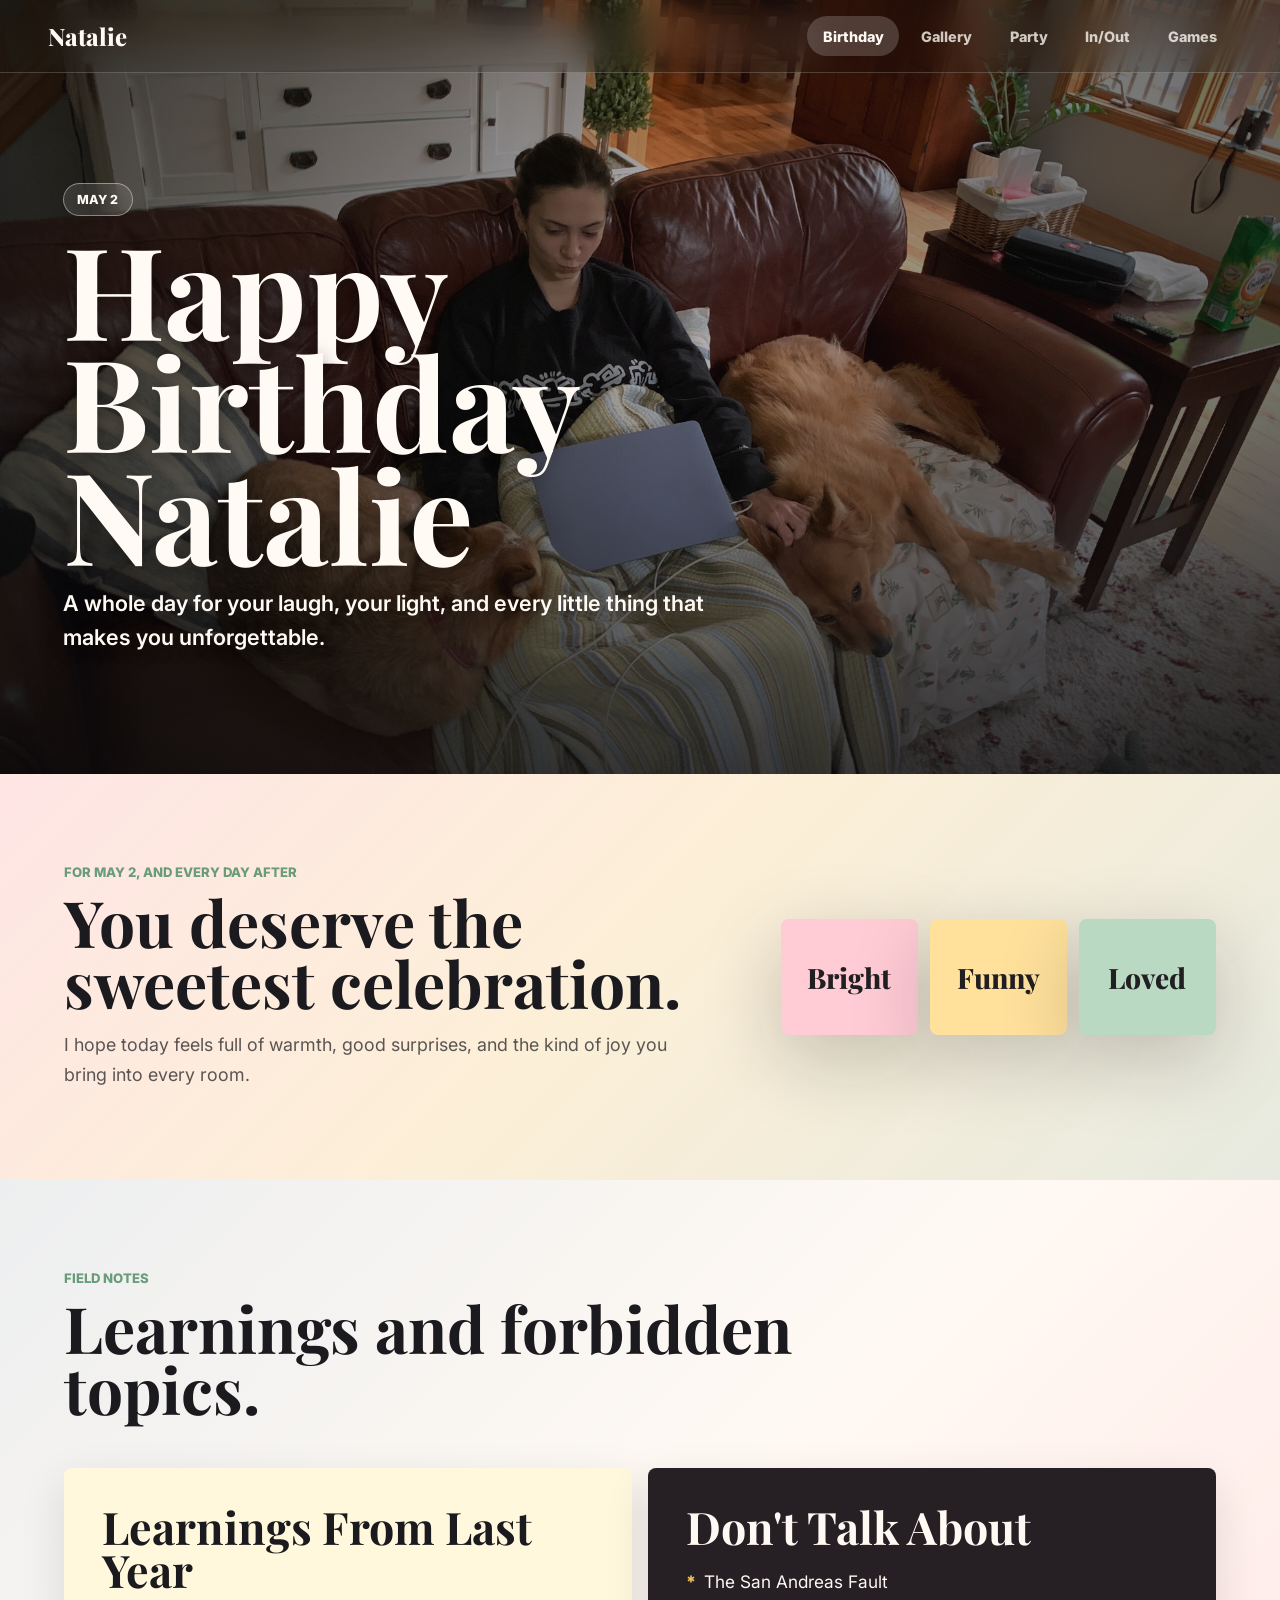
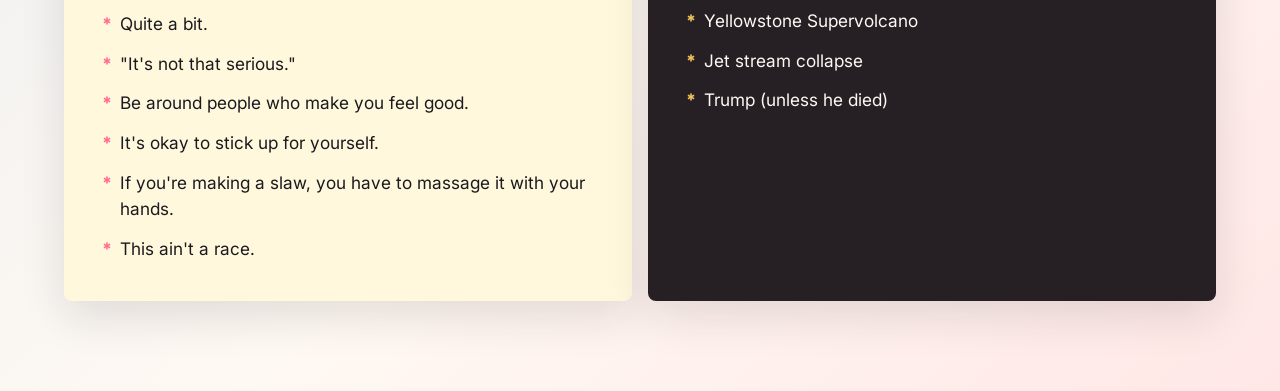
<file: index.html>
<!doctype html>
<html lang="en">
  <head>
    <meta charset="utf-8">
    <meta name="viewport" content="width=device-width, initial-scale=1">
    <title>Happy Birthday Natalie</title>
    <meta name="description" content="Happy Birthday Natalie.">
    <meta property="og:type" content="website">
    <meta property="og:site_name" content="Happy Birthday Natalie">
    <meta property="og:title" content="Happy Birthday Natalie">
    <meta property="og:description" content="A birthday site for Natalie.">
    <meta property="og:url" content="https://party.natalienatalie.com/">
    <meta property="og:image" content="https://party.natalienatalie.com/images/IMG_3136.jpeg">
    <meta property="og:image:secure_url" content="https://party.natalienatalie.com/images/IMG_3136.jpeg">
    <meta property="og:image:type" content="image/jpeg">
    <meta property="og:image:width" content="3456">
    <meta property="og:image:height" content="5184">
    <meta property="og:image:alt" content="Natalie">
    <meta name="twitter:card" content="summary_large_image">
    <meta name="twitter:title" content="Happy Birthday Natalie">
    <meta name="twitter:description" content="A birthday site for Natalie.">
    <meta name="twitter:image" content="https://party.natalienatalie.com/images/IMG_3136.jpeg">
    <link rel="preconnect" href="https://fonts.googleapis.com">
    <link rel="preconnect" href="https://fonts.gstatic.com" crossorigin>
    <link href="https://fonts.googleapis.com/css2?family=Cormorant+Garamond:ital,wght@1,500;1,600;1,700&amp;family=Inter:wght@400;500;600;700;800&amp;family=Playfair+Display:wght@700;800&amp;display=swap" rel="stylesheet">
    <link rel="stylesheet" href="styles.css">
  </head>
  <body>
    <header class="site-nav home-nav">
      <a class="brand-link" href="index.html">Natalie</a>
      <nav aria-label="Main navigation">
        <a href="index.html" aria-current="page">Birthday</a>
        <a href="gallery.html">Gallery</a>
        <a href="party.html">Party</a>
        <a href="ins-outs.html">In/Out</a>
        <a href="games.html">Games</a>
      </nav>
    </header>

    <main class="page-shell">
      <section class="hero" aria-label="Birthday greeting">
        <div class="slideshow" aria-hidden="true">
          <div class="slide slide-active" id="active-slide">
            <img class="slide-backdrop" alt="">
            <img class="slide-photo" alt="">
          </div>
          <div class="slide" id="next-slide">
            <img class="slide-backdrop" alt="">
            <img class="slide-photo" alt="">
          </div>
          <div class="image-vignette"></div>
        </div>

        <div class="confetti-layer" aria-hidden="true">
          <span style="--x: 7%; --delay: 0s; --spin: 12deg;"></span>
          <span style="--x: 18%; --delay: 1.2s; --spin: -24deg;"></span>
          <span style="--x: 29%; --delay: 0.4s; --spin: 30deg;"></span>
          <span style="--x: 41%; --delay: 2s; --spin: -18deg;"></span>
          <span style="--x: 53%; --delay: 0.8s; --spin: 22deg;"></span>
          <span style="--x: 66%; --delay: 1.8s; --spin: -32deg;"></span>
          <span style="--x: 77%; --delay: 0.2s; --spin: 16deg;"></span>
          <span style="--x: 90%; --delay: 1.5s; --spin: -14deg;"></span>
        </div>

        <div class="hero-copy">
          <p class="eyebrow">May 2</p>
          <h1>Happy Birthday Natalie</h1>
          <p class="hero-note">
            A whole day for your laugh, your light, and every little thing that
            makes you unforgettable.
          </p>
        </div>
      </section>

      <section class="birthday-band" aria-label="Birthday message">
        <div class="message-lockup">
          <p class="kicker">For May 2, and every day after</p>
          <h2>You deserve the sweetest celebration.</h2>
          <p>
            I hope today feels full of warmth, good surprises, and the kind of
            joy you bring into every room.
          </p>
        </div>
        <div class="detail-grid" aria-hidden="true">
          <span>Bright</span>
          <span>Funny</span>
          <span>Loved</span>
        </div>
      </section>

      <section class="field-notes" aria-label="Natalie field notes">
        <div class="field-notes-header">
          <p class="kicker">Field Notes</p>
          <h2>Learnings and forbidden topics.</h2>
        </div>

        <div class="field-note-grid">
          <article class="note-card learning-card">
            <h3>Learnings From Last Year</h3>
            <ul>
              <li>Quite a bit.</li>
              <li>"It's not that serious."</li>
              <li>Be around people who make you feel good.</li>
              <li>It's okay to stick up for yourself.</li>
              <li>If you're making a slaw, you have to massage it with your hands.</li>
              <li>This ain't a race.</li>
            </ul>
          </article>

          <article class="note-card dont-talk-card">
            <h3>Don't Talk About</h3>
            <ul>
              <li>The San Andreas Fault</li>
              <li>Yellowstone Supervolcano</li>
              <li>Jet stream collapse</li>
              <li>Trump (unless he died)</li>
            </ul>
          </article>
        </div>
      </section>
    </main>

    <script src="photos.js"></script>
    <script src="script.js"></script>
  </body>
</html>
</file>
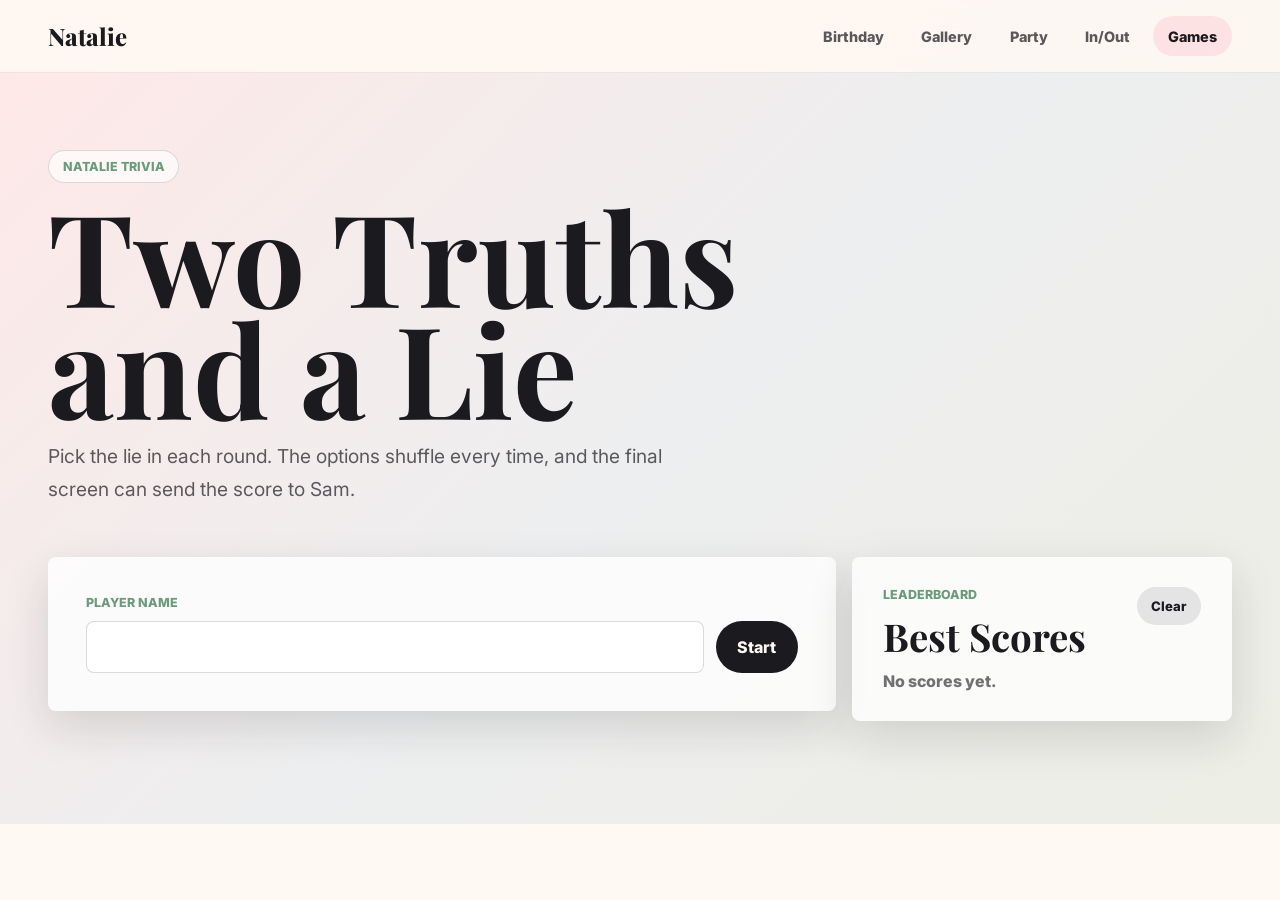
<file: games.html>
<!doctype html>
<html lang="en">
  <head>
    <meta charset="utf-8">
    <meta name="viewport" content="width=device-width, initial-scale=1">
    <title>Natalie's Birthday Games</title>
    <meta name="description" content="Natalie's birthday games.">
    <meta property="og:type" content="website">
    <meta property="og:site_name" content="Happy Birthday Natalie">
    <meta property="og:title" content="Natalie's Birthday Games">
    <meta property="og:description" content="Two Truths and a Lie for Natalie.">
    <meta property="og:url" content="https://party.natalienatalie.com/games.html">
    <meta property="og:image" content="https://party.natalienatalie.com/images/IMG_3136.jpeg">
    <meta property="og:image:secure_url" content="https://party.natalienatalie.com/images/IMG_3136.jpeg">
    <meta property="og:image:type" content="image/jpeg">
    <meta property="og:image:width" content="3456">
    <meta property="og:image:height" content="5184">
    <meta property="og:image:alt" content="Natalie">
    <meta name="twitter:card" content="summary_large_image">
    <meta name="twitter:title" content="Natalie's Birthday Games">
    <meta name="twitter:description" content="Two Truths and a Lie for Natalie.">
    <meta name="twitter:image" content="https://party.natalienatalie.com/images/IMG_3136.jpeg">
    <link rel="preconnect" href="https://fonts.googleapis.com">
    <link rel="preconnect" href="https://fonts.gstatic.com" crossorigin>
    <link href="https://fonts.googleapis.com/css2?family=Cormorant+Garamond:ital,wght@1,500;1,600;1,700&amp;family=Inter:wght@400;500;600;700;800&amp;family=Playfair+Display:wght@700;800&amp;display=swap" rel="stylesheet">
    <link rel="stylesheet" href="styles.css">
  </head>
  <body class="game-body">
    <header class="site-nav">
      <a class="brand-link" href="index.html">Natalie</a>
      <nav aria-label="Main navigation">
        <a href="index.html">Birthday</a>
        <a href="gallery.html">Gallery</a>
        <a href="party.html">Party</a>
        <a href="ins-outs.html">In/Out</a>
        <a href="games.html" aria-current="page">Games</a>
      </nav>
    </header>

    <main class="game-page">
      <section class="game-intro" aria-label="Games introduction">
        <p class="eyebrow dark-eyebrow">Natalie Trivia</p>
        <h1>Two Truths and a Lie</h1>
        <p>
          Pick the lie in each round. The options shuffle every time, and the
          final screen can send the score to Sam.
        </p>
      </section>

      <section class="game-layout" aria-label="Two truths and a lie quiz">
        <article class="quiz-card">
          <form class="player-form" id="player-form">
            <label for="player-name">Player name</label>
            <div class="player-form-row">
              <input id="player-name" name="player-name" type="text" autocomplete="name" maxlength="32" required>
              <button type="submit">Start</button>
            </div>
          </form>

          <div class="quiz-panel" id="quiz-panel" hidden>
            <div class="quiz-meta">
              <p id="question-counter">Question 1 / 10</p>
              <p id="running-score">0 correct</p>
            </div>
            <div class="quiz-progress" aria-hidden="true">
              <span id="quiz-progress-bar"></span>
            </div>
            <h2 id="question-title">Find the lie.</h2>
            <div class="option-list" id="option-list"></div>
            <p class="quiz-feedback" id="quiz-feedback" aria-live="polite"></p>
            <button class="next-question" id="next-question" type="button" disabled>Next</button>
          </div>

          <div class="result-panel" id="result-panel" hidden>
            <p class="detail-label">Final Score</p>
            <h2 id="result-score">0%</h2>
            <p id="result-detail"></p>
            <div class="result-actions">
              <a class="email-score" id="email-score" href="mailto:cartford@hey.com">Email Score</a>
              <button id="play-again" type="button">Play Again</button>
            </div>
          </div>
        </article>

        <aside class="leaderboard-card" aria-label="Leaderboard">
          <div class="leaderboard-header">
            <div>
              <p class="detail-label">Leaderboard</p>
              <h2>Best Scores</h2>
            </div>
            <button id="clear-leaderboard" type="button">Clear</button>
          </div>
          <ol class="leaderboard-list" id="leaderboard-list"></ol>
          <p class="empty-leaderboard" id="empty-leaderboard">No scores yet.</p>
        </aside>
      </section>
    </main>

    <script src="games.js"></script>
  </body>
</html>
</file>
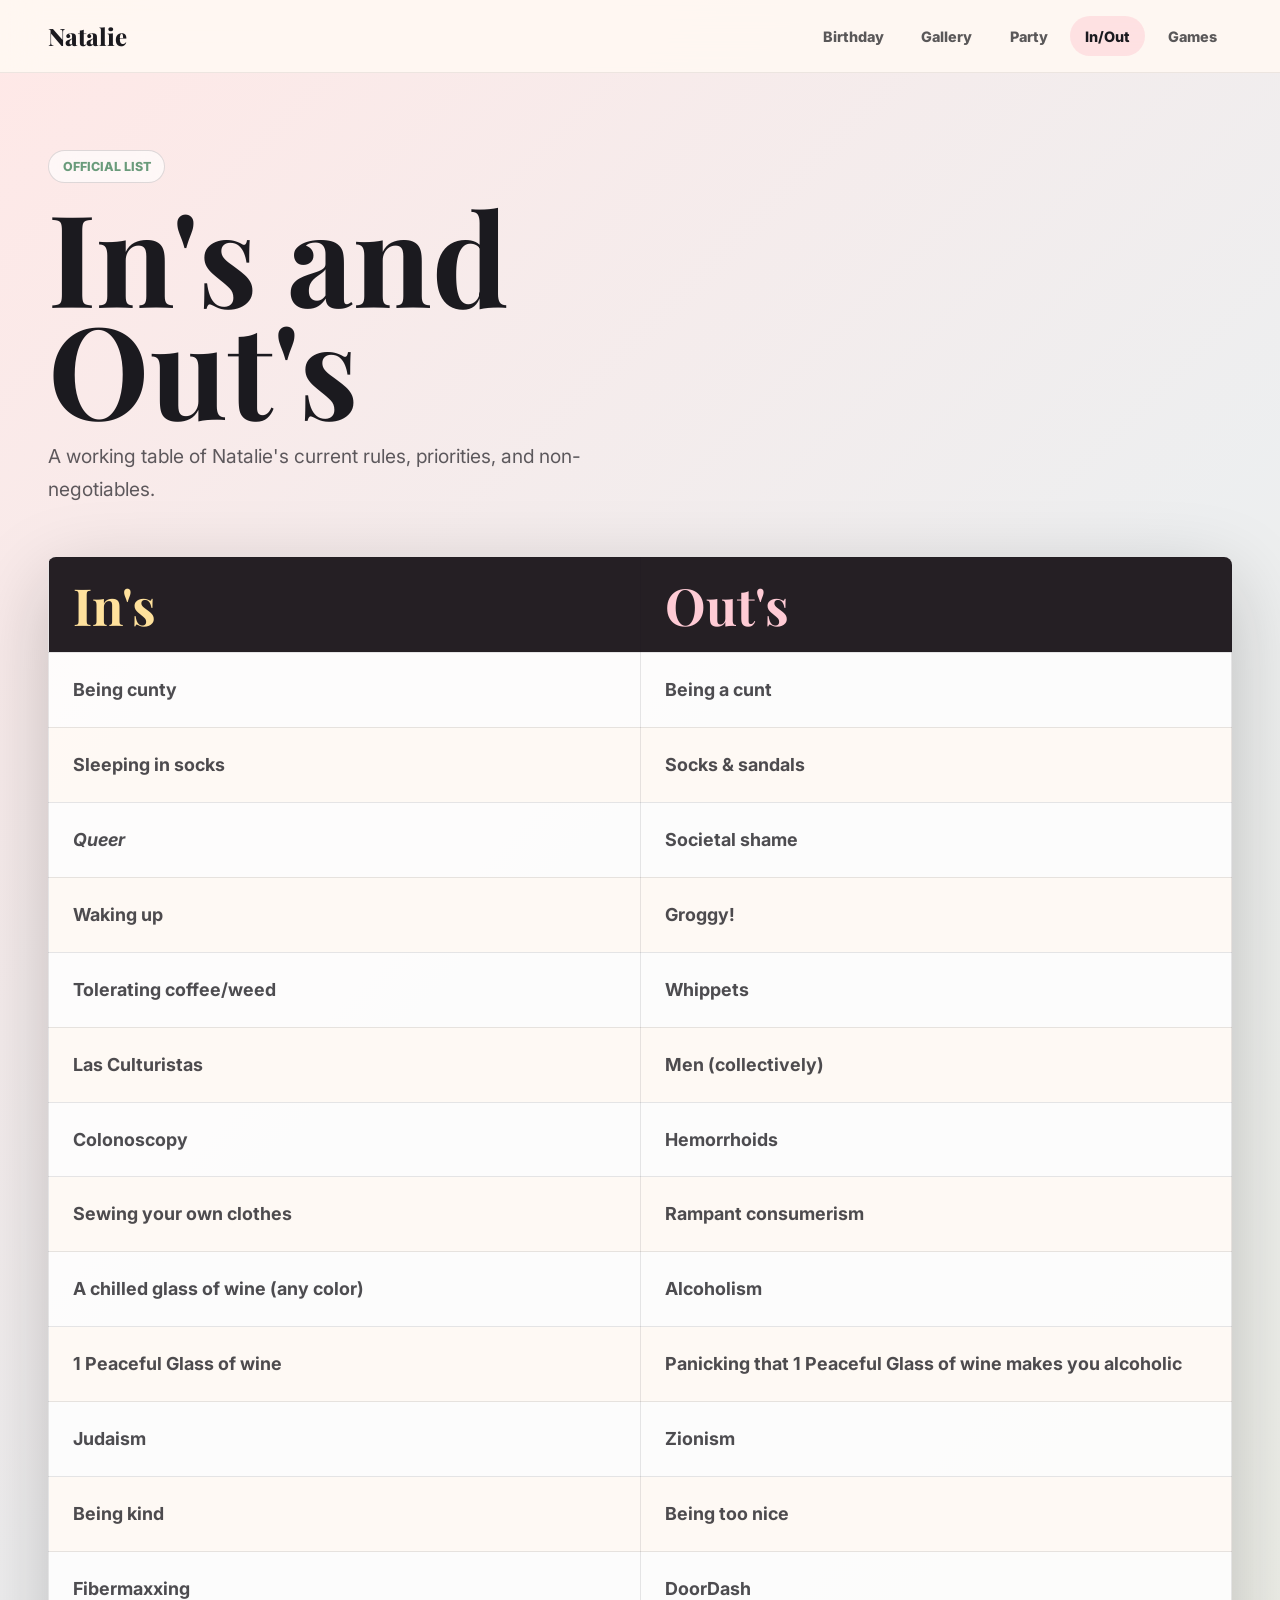
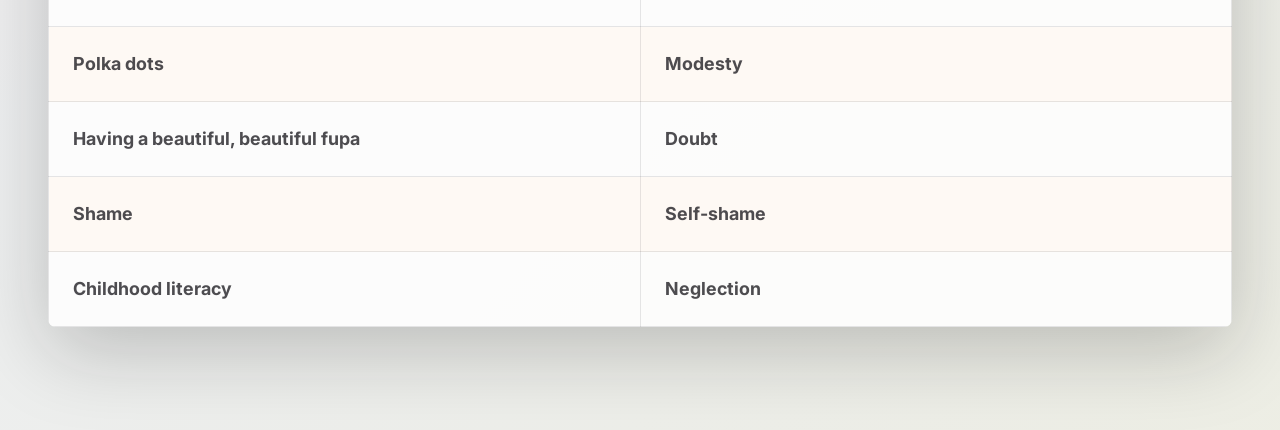
<file: ins-outs.html>
<!doctype html>
<html lang="en">
  <head>
    <meta charset="utf-8">
    <meta name="viewport" content="width=device-width, initial-scale=1">
    <title>Natalie's In's and Out's</title>
    <meta name="description" content="Natalie's in's and out's.">
    <meta property="og:type" content="website">
    <meta property="og:site_name" content="Happy Birthday Natalie">
    <meta property="og:title" content="Natalie's In's and Out's">
    <meta property="og:description" content="Natalie's official in's and out's list.">
    <meta property="og:url" content="https://party.natalienatalie.com/ins-outs.html">
    <meta property="og:image" content="https://party.natalienatalie.com/images/IMG_3136.jpeg">
    <meta property="og:image:secure_url" content="https://party.natalienatalie.com/images/IMG_3136.jpeg">
    <meta property="og:image:type" content="image/jpeg">
    <meta property="og:image:width" content="3456">
    <meta property="og:image:height" content="5184">
    <meta property="og:image:alt" content="Natalie">
    <meta name="twitter:card" content="summary_large_image">
    <meta name="twitter:title" content="Natalie's In's and Out's">
    <meta name="twitter:description" content="Natalie's official in's and out's list.">
    <meta name="twitter:image" content="https://party.natalienatalie.com/images/IMG_3136.jpeg">
    <link rel="preconnect" href="https://fonts.googleapis.com">
    <link rel="preconnect" href="https://fonts.gstatic.com" crossorigin>
    <link href="https://fonts.googleapis.com/css2?family=Cormorant+Garamond:ital,wght@1,500;1,600;1,700&amp;family=Inter:wght@400;500;600;700;800&amp;family=Playfair+Display:wght@700;800&amp;display=swap" rel="stylesheet">
    <link rel="stylesheet" href="styles.css">
  </head>
  <body class="trends-body">
    <header class="site-nav">
      <a class="brand-link" href="index.html">Natalie</a>
      <nav aria-label="Main navigation">
        <a href="index.html">Birthday</a>
        <a href="gallery.html">Gallery</a>
        <a href="party.html">Party</a>
        <a href="ins-outs.html" aria-current="page">In/Out</a>
        <a href="games.html">Games</a>
      </nav>
    </header>

    <main class="trends-page">
      <section class="trends-intro" aria-label="In's and out's introduction">
        <p class="eyebrow dark-eyebrow">Official List</p>
        <h1>In's and Out's</h1>
        <p>
          A working table of Natalie's current rules, priorities, and
          non-negotiables.
        </p>
      </section>

      <section class="in-out-wrap" aria-label="Natalie's in's and out's table">
        <table class="in-out-table">
          <thead>
            <tr>
              <th scope="col">In's</th>
              <th scope="col">Out's</th>
            </tr>
          </thead>
          <tbody>
            <tr>
              <td>Being cunty</td>
              <td>Being a cunt</td>
            </tr>
            <tr>
              <td>Sleeping in socks</td>
              <td>Socks &amp; sandals</td>
            </tr>
            <tr>
              <td><i>Queer</i></td>
              <td>Societal shame</td>
            </tr>
            <tr>
              <td>Waking up</td>
              <td>Groggy!</td>
            </tr>
            <tr>
              <td>Tolerating coffee/weed</td>
              <td>Whippets</td>
            </tr>
            <tr>
              <td>Las Culturistas</td>
              <td>Men (collectively)</td>
            </tr>
            <tr>
              <td>Colonoscopy</td>
              <td>Hemorrhoids</td>
            </tr>
            <tr>
              <td>Sewing your own clothes</td>
              <td>Rampant consumerism</td>
            </tr>
            <tr>
              <td>A chilled glass of wine (any color)</td>
              <td>Alcoholism</td>
            </tr>
            <tr>
              <td>1 Peaceful Glass of wine</td>
              <td>Panicking that 1 Peaceful Glass of wine makes you alcoholic</td>
            </tr>
            <tr>
              <td>Judaism</td>
              <td>Zionism</td>
            </tr>
            <tr>
              <td>Being kind</td>
              <td>Being too nice</td>
            </tr>
            <tr>
              <td>Fibermaxxing</td>
              <td>DoorDash</td>
            </tr>
            <tr>
              <td>Polka dots</td>
              <td>Modesty</td>
            </tr>
            <tr>
              <td>Having a beautiful, beautiful fupa</td>
              <td>Doubt</td>
            </tr>
            <tr>
              <td>Shame</td>
              <td>Self-shame</td>
            </tr>
            <tr>
              <td>Childhood literacy</td>
              <td>Neglection</td>
            </tr>
          </tbody>
        </table>
      </section>
    </main>
  </body>
</html>
</file>
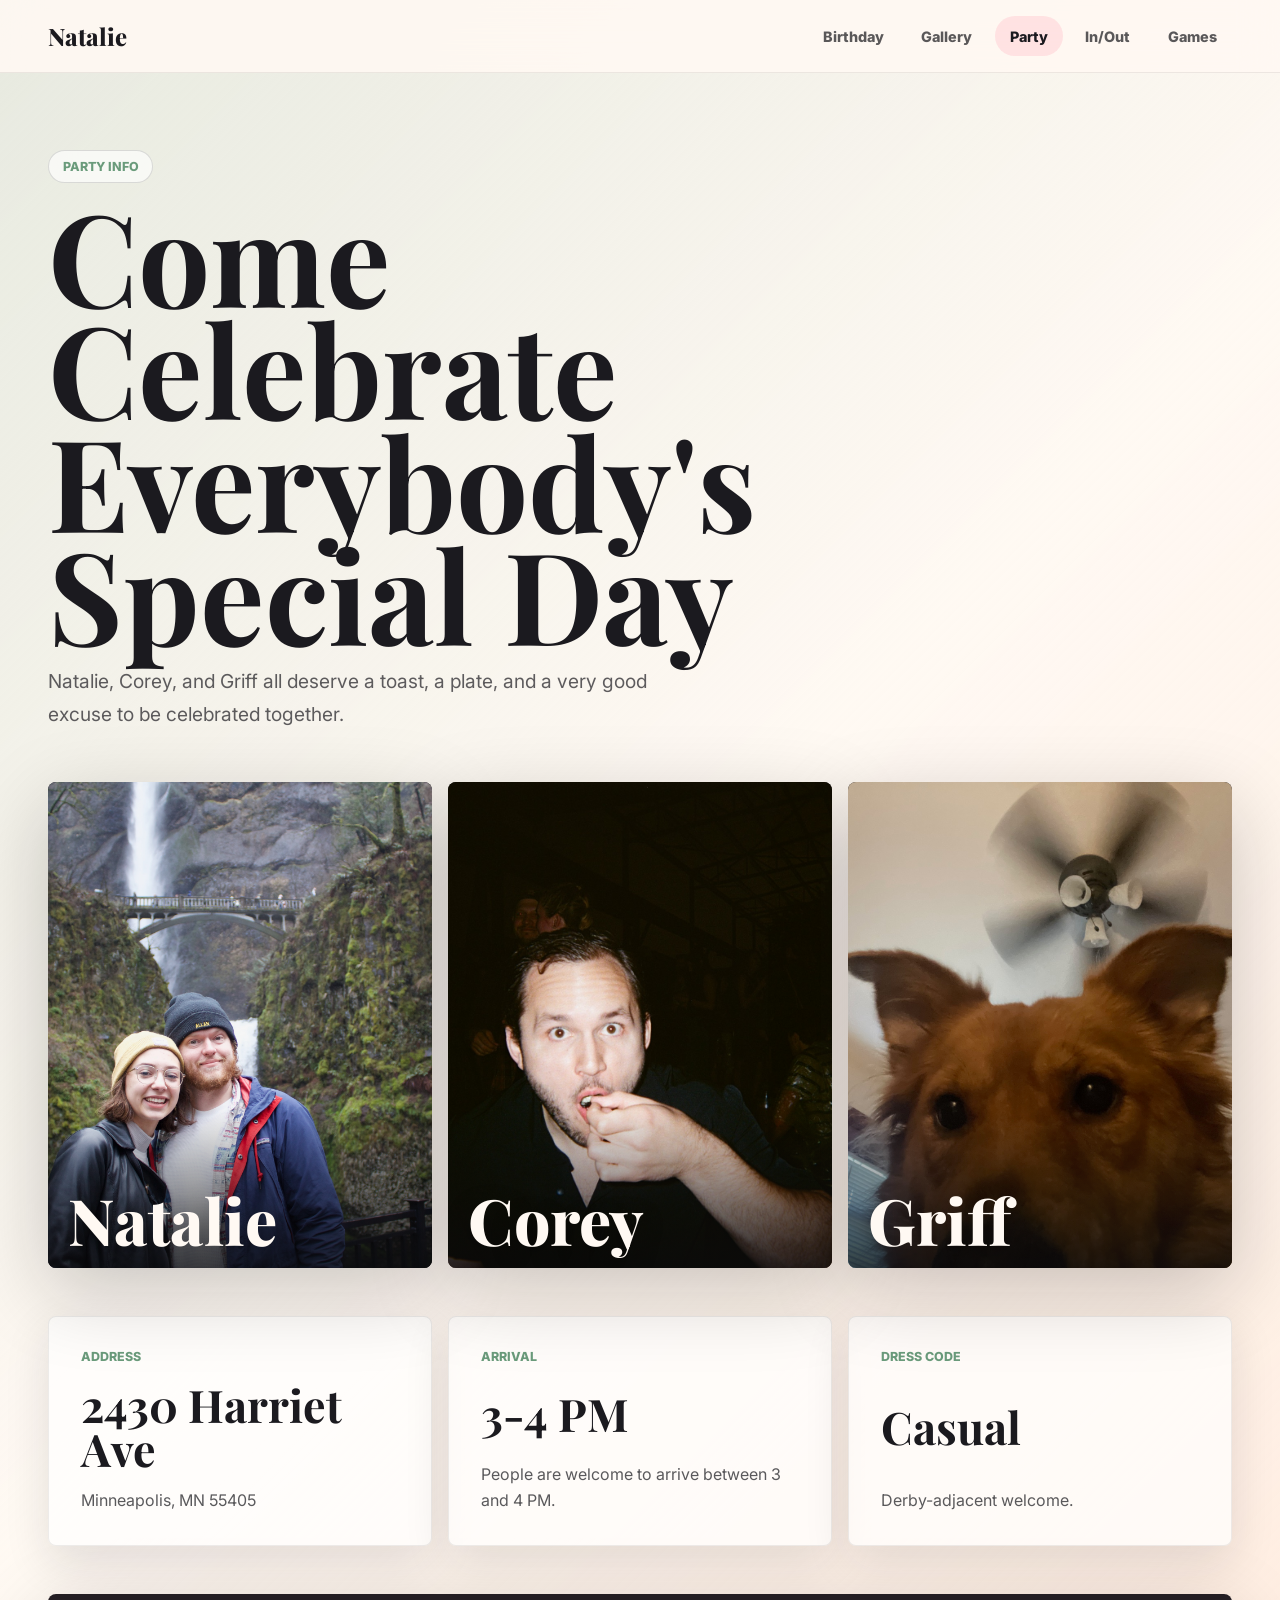
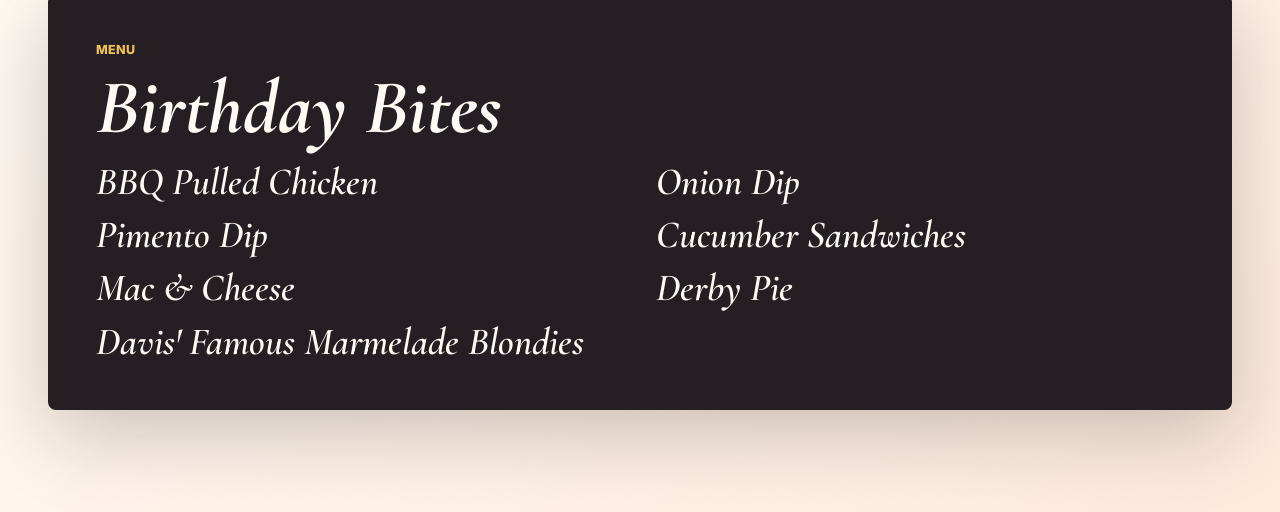
<file: party.html>
<!doctype html>
<html lang="en">
  <head>
    <meta charset="utf-8">
    <meta name="viewport" content="width=device-width, initial-scale=1">
    <title>Birthday Party Info</title>
    <meta name="description" content="Birthday party info for Natalie, Corey, and Griff.">
    <meta property="og:type" content="website">
    <meta property="og:site_name" content="Happy Birthday Natalie">
    <meta property="og:title" content="Birthday Party Info">
    <meta property="og:description" content="Birthday party details for Natalie, Corey, and Griff.">
    <meta property="og:url" content="https://party.natalienatalie.com/party.html">
    <meta property="og:image" content="https://party.natalienatalie.com/images/IMG_3136.jpeg">
    <meta property="og:image:secure_url" content="https://party.natalienatalie.com/images/IMG_3136.jpeg">
    <meta property="og:image:type" content="image/jpeg">
    <meta property="og:image:width" content="3456">
    <meta property="og:image:height" content="5184">
    <meta property="og:image:alt" content="Natalie">
    <meta name="twitter:card" content="summary_large_image">
    <meta name="twitter:title" content="Birthday Party Info">
    <meta name="twitter:description" content="Birthday party details for Natalie, Corey, and Griff.">
    <meta name="twitter:image" content="https://party.natalienatalie.com/images/IMG_3136.jpeg">
    <link rel="preconnect" href="https://fonts.googleapis.com">
    <link rel="preconnect" href="https://fonts.gstatic.com" crossorigin>
    <link href="https://fonts.googleapis.com/css2?family=Cormorant+Garamond:ital,wght@1,500;1,600;1,700&amp;family=Inter:wght@400;500;600;700;800&amp;family=Playfair+Display:wght@700;800&amp;display=swap" rel="stylesheet">
    <link rel="stylesheet" href="styles.css">
  </head>
  <body class="party-body">
    <header class="site-nav">
      <a class="brand-link" href="index.html">Natalie</a>
      <nav aria-label="Main navigation">
        <a href="index.html">Birthday</a>
        <a href="gallery.html">Gallery</a>
        <a href="party.html" aria-current="page">Party</a>
        <a href="ins-outs.html">In/Out</a>
        <a href="games.html">Games</a>
      </nav>
    </header>

    <main class="party-page">
      <section class="party-intro" aria-label="Party details">
        <p class="eyebrow dark-eyebrow">Party Info</p>
        <h1>Come Celebrate Everybody's Special Day</h1>
        <p>
          Natalie, Corey, and Griff all deserve a toast, a plate, and a very
          good excuse to be celebrated together.
        </p>
      </section>

      <section class="birthday-people" aria-label="Birthday people">
        <article class="birthday-person-card" data-person-card="natalie">
          <a href="gallery.html?person=natalie">
            <span>Natalie</span>
          </a>
          <div class="person-carousel" aria-hidden="true">
            <img src="images/IMG_3136.jpeg" alt="">
          </div>
        </article>

        <article class="birthday-person-card" data-person-card="corey">
          <a href="gallery.html?person=corey">
            <span>Corey</span>
          </a>
          <div class="person-carousel" aria-hidden="true">
            <img src="corey_gallery/IMG_0024.jpeg" alt="">
          </div>
        </article>

        <article class="birthday-person-card" data-person-card="griff">
          <a href="gallery.html?person=griff">
            <span>Griff</span>
          </a>
          <div class="person-carousel" aria-hidden="true">
            <img src="griff_gallery/IMG_0888.jpeg" alt="">
          </div>
        </article>
      </section>

      <section class="party-details" aria-label="Arrival, address, and dress code">
        <article class="party-detail">
          <p class="detail-label">Address</p>
          <h2>2430 Harriet Ave</h2>
          <p>Minneapolis, MN 55405</p>
        </article>

        <article class="party-detail">
          <p class="detail-label">Arrival</p>
          <h2>3-4 PM</h2>
          <p>People are welcome to arrive between 3 and 4 PM.</p>
        </article>

        <article class="party-detail">
          <p class="detail-label">Dress Code</p>
          <h2>Casual</h2>
          <p>Derby-adjacent welcome.</p>
        </article>
      </section>

      <section class="menu-panel" aria-label="Party menu">
        <p class="detail-label">Menu</p>
        <h2>Birthday Bites</h2>
        <ul>
          <li>BBQ Pulled Chicken</li>
          <li>Onion Dip</li>
          <li>Pimento Dip</li>
          <li>Cucumber Sandwiches</li>
          <li>Mac &amp; Cheese</li>
          <li>Derby Pie</li>
          <li>Davis' Famous Marmelade Blondies</li>
        </ul>
      </section>
    </main>
    <script src="photos.js"></script>
    <script src="party.js"></script>
  </body>
</html>
</file>
<file: styles.css>
:root {
  --ink: #1b1a1f;
  --paper: #fff9f3;
  --rose: #ff6f8f;
  --coral: #ff9a62;
  --sage: #6a9b7b;
  --gold: #f0c35a;
  --sky: #8fb8de;
  --shadow: 0 24px 80px rgba(18, 18, 20, 0.22);
}

* {
  box-sizing: border-box;
}

html {
  min-height: 100%;
  color: var(--ink);
  background: var(--paper);
  font-family: Inter, system-ui, -apple-system, BlinkMacSystemFont, "Segoe UI", sans-serif;
}

body {
  min-height: 100%;
  margin: 0;
}

body.is-viewing-photo {
  overflow: hidden;
}

img {
  display: block;
  max-width: 100%;
}

.site-nav {
  position: sticky;
  top: 0;
  z-index: 20;
  display: flex;
  align-items: center;
  justify-content: space-between;
  gap: 1rem;
  padding: 1rem clamp(1.25rem, 4vw, 3rem);
  background: rgba(255, 249, 243, 0.88);
  backdrop-filter: blur(18px);
  border-bottom: 1px solid rgba(27, 26, 31, 0.08);
}

.home-nav {
  position: absolute;
  inset: 0 0 auto;
  background: rgba(18, 18, 20, 0.14);
  border-bottom-color: rgba(255, 255, 255, 0.18);
}

.brand-link,
.site-nav a {
  color: inherit;
  text-decoration: none;
}

.brand-link {
  font-family: "Playfair Display", Georgia, serif;
  font-size: 1.5rem;
  font-weight: 800;
}

.home-nav,
.home-nav a {
  color: #fffaf4;
}

.site-nav nav {
  display: flex;
  align-items: center;
  gap: 0.45rem;
  max-width: 100%;
  overflow-x: auto;
  scrollbar-width: none;
}

.site-nav nav::-webkit-scrollbar {
  display: none;
}

.site-nav nav a {
  min-height: 40px;
  display: grid;
  flex: 0 0 auto;
  place-items: center;
  padding: 0 0.95rem;
  border-radius: 999px;
  color: rgba(27, 26, 31, 0.72);
  font-size: 0.9rem;
  font-weight: 800;
  white-space: nowrap;
}

.home-nav nav a {
  color: rgba(255, 250, 244, 0.78);
}

.site-nav nav a[aria-current="page"] {
  background: rgba(255, 111, 143, 0.16);
  color: var(--ink);
}

.home-nav nav a[aria-current="page"] {
  background: rgba(255, 255, 255, 0.18);
  color: #fffaf4;
}

.page-shell {
  min-height: 100svh;
  overflow: hidden;
}

.hero {
  position: relative;
  min-height: clamp(620px, 86svh, 900px);
  display: grid;
  align-items: end;
  padding: clamp(1rem, 2.4vw, 2rem);
  isolation: isolate;
}

.slideshow,
.slide,
.image-vignette {
  position: absolute;
  inset: 0;
}

.slideshow {
  overflow: hidden;
  z-index: -2;
  background: #1d1c20;
}

.slide {
  overflow: hidden;
  opacity: 0;
  transform: translateX(0) scale(1.02);
}

.slide img {
  position: absolute;
  inset: 0;
  width: 100%;
  height: 100%;
}

.slide-backdrop {
  object-fit: cover;
  object-position: center;
  opacity: 0;
  filter: blur(24px) saturate(1.18);
  transform: scale(1.08);
}

.slide-photo {
  object-fit: cover;
  object-position: center 42%;
  filter: saturate(1.05) contrast(0.98);
}

.is-portrait .slide-backdrop {
  opacity: 0.82;
}

.is-portrait .slide-photo {
  object-fit: contain;
  object-position: 67% center;
  filter: saturate(1.04) contrast(0.98) drop-shadow(0 26px 60px rgba(0, 0, 0, 0.34));
}

.slide-active {
  opacity: 1;
}

.slide-enter-right {
  animation: enter-right 950ms cubic-bezier(0.22, 1, 0.36, 1) forwards;
}

.slide-exit-left {
  animation: exit-left 950ms cubic-bezier(0.22, 1, 0.36, 1) forwards;
}

.slide-enter-left {
  animation: enter-left 950ms cubic-bezier(0.22, 1, 0.36, 1) forwards;
}

.slide-exit-right {
  animation: exit-right 950ms cubic-bezier(0.22, 1, 0.36, 1) forwards;
}

.image-vignette {
  z-index: 2;
  background:
    linear-gradient(90deg, rgba(10, 10, 12, 0.66), rgba(10, 10, 12, 0.18) 52%, rgba(10, 10, 12, 0.48)),
    linear-gradient(0deg, rgba(10, 10, 12, 0.72), rgba(10, 10, 12, 0.12) 55%, rgba(10, 10, 12, 0.28));
}

.confetti-layer {
  position: absolute;
  inset: 0;
  overflow: hidden;
  pointer-events: none;
  z-index: 1;
}

.confetti-layer span {
  position: absolute;
  top: -24px;
  left: var(--x);
  width: 10px;
  height: 18px;
  border-radius: 3px;
  background: var(--rose);
  transform: rotate(var(--spin));
  animation: confetti-fall 6.5s linear infinite;
  animation-delay: var(--delay);
  opacity: 0.9;
}

.confetti-layer span:nth-child(2n) {
  width: 14px;
  height: 14px;
  background: var(--gold);
}

.confetti-layer span:nth-child(3n) {
  background: var(--sage);
}

.confetti-layer span:nth-child(4n) {
  width: 8px;
  height: 22px;
  background: var(--sky);
}

.hero-copy {
  width: min(980px, 100%);
  padding: clamp(2rem, 7vw, 5.5rem) clamp(0.5rem, 2.5vw, 2.5rem);
  color: #fffaf4;
  text-shadow: 0 3px 18px rgba(0, 0, 0, 0.36);
  z-index: 3;
}

.eyebrow {
  width: fit-content;
  margin: 0 0 1rem;
  padding: 0.5rem 0.85rem;
  border: 1px solid rgba(255, 255, 255, 0.42);
  border-radius: 999px;
  background: rgba(255, 255, 255, 0.12);
  backdrop-filter: blur(12px);
  font-size: 0.78rem;
  font-weight: 800;
  text-transform: uppercase;
}

h1,
h2,
p {
  margin-top: 0;
}

h1 {
  max-width: 900px;
  margin-bottom: 1rem;
  font-family: "Playfair Display", Georgia, serif;
  font-size: clamp(4rem, 10vw, 10rem);
  line-height: 0.88;
}

.hero-note {
  max-width: 660px;
  margin-bottom: 0;
  font-size: clamp(1.05rem, 1.7vw, 1.45rem);
  line-height: 1.6;
  font-weight: 600;
}

.birthday-band {
  display: grid;
  grid-template-columns: minmax(0, 1.2fr) minmax(260px, 0.8fr);
  gap: clamp(1.5rem, 5vw, 5rem);
  align-items: center;
  padding: clamp(3rem, 7vw, 6rem) clamp(1.25rem, 5vw, 5rem);
  background:
    linear-gradient(135deg, rgba(255, 111, 143, 0.14), rgba(240, 195, 90, 0.18) 48%, rgba(106, 155, 123, 0.16)),
    var(--paper);
}

.message-lockup {
  max-width: 760px;
}

.kicker {
  margin-bottom: 0.7rem;
  color: var(--sage);
  font-size: 0.82rem;
  font-weight: 800;
  text-transform: uppercase;
}

.message-lockup h2 {
  margin-bottom: 1rem;
  font-family: "Playfair Display", Georgia, serif;
  font-size: clamp(2.4rem, 5vw, 5rem);
  line-height: 0.96;
}

.message-lockup p:last-child {
  max-width: 620px;
  margin-bottom: 0;
  color: rgba(27, 26, 31, 0.72);
  font-size: clamp(1rem, 1.4vw, 1.2rem);
  line-height: 1.7;
}

.detail-grid {
  display: grid;
  grid-template-columns: repeat(3, minmax(0, 1fr));
  gap: 0.75rem;
}

.detail-grid span {
  min-height: 116px;
  display: grid;
  place-items: center;
  border-radius: 8px;
  box-shadow: var(--shadow);
  color: #211f22;
  font-family: "Playfair Display", Georgia, serif;
  font-size: clamp(1.35rem, 2.2vw, 2.2rem);
  font-weight: 800;
}

.detail-grid span:nth-child(1) {
  background: #ffcbd5;
}

.detail-grid span:nth-child(2) {
  background: #ffe19c;
}

.detail-grid span:nth-child(3) {
  background: #b9d9c3;
}

.field-notes {
  padding: clamp(3rem, 7vw, 6rem) clamp(1.25rem, 5vw, 5rem);
  background:
    linear-gradient(135deg, rgba(143, 184, 222, 0.16), rgba(255, 249, 243, 0.9) 50%, rgba(255, 111, 143, 0.13)),
    var(--paper);
}

.field-notes-header {
  max-width: 780px;
  margin-bottom: clamp(1.5rem, 4vw, 3rem);
}

.field-notes-header h2 {
  margin-bottom: 0;
  font-family: "Playfair Display", Georgia, serif;
  font-size: clamp(2.4rem, 5vw, 5rem);
  line-height: 0.96;
}

.field-note-grid {
  display: grid;
  grid-template-columns: repeat(2, minmax(0, 1fr));
  gap: 1rem;
}

.note-card {
  min-height: 360px;
  padding: clamp(1.35rem, 3vw, 2.5rem);
  border-radius: 8px;
  box-shadow: 0 16px 45px rgba(27, 26, 31, 0.12);
}

.learning-card {
  background: #fff8dc;
}

.dont-talk-card {
  background: #261f24;
  color: #fff9f3;
}

.note-card h3 {
  margin: 0 0 1.25rem;
  font-family: "Playfair Display", Georgia, serif;
  font-size: clamp(2rem, 3.5vw, 3.8rem);
  line-height: 0.95;
}

.note-card ul {
  display: grid;
  gap: 0.8rem;
  margin: 0;
  padding: 0;
  list-style: none;
}

.note-card li {
  position: relative;
  padding-left: 1.1rem;
  font-size: clamp(1rem, 1.35vw, 1.2rem);
  line-height: 1.55;
}

.note-card li::before {
  position: absolute;
  left: 0;
  content: "*";
  color: var(--rose);
  font-weight: 800;
}

.dont-talk-card li::before {
  color: var(--gold);
}

.gallery-body,
.trends-body,
.game-body {
  background:
    linear-gradient(135deg, rgba(255, 111, 143, 0.12), rgba(143, 184, 222, 0.16) 52%, rgba(106, 155, 123, 0.12)),
    var(--paper);
}

.gallery-page,
.party-page,
.trends-page,
.game-page {
  width: min(1440px, 100%);
  margin: 0 auto;
  padding: clamp(2.5rem, 6vw, 5rem) clamp(1rem, 4vw, 3rem) clamp(4rem, 8vw, 7rem);
}

.gallery-intro,
.party-intro,
.trends-intro,
.game-intro {
  max-width: 780px;
  margin-bottom: clamp(2rem, 4vw, 3.5rem);
}

.dark-eyebrow {
  border-color: rgba(27, 26, 31, 0.14);
  background: rgba(255, 255, 255, 0.64);
  color: var(--sage);
  text-shadow: none;
}

.gallery-intro h1,
.party-intro h1,
.trends-intro h1,
.game-intro h1 {
  margin-bottom: 1rem;
  color: var(--ink);
  text-shadow: none;
}

.gallery-intro p:last-child,
.party-intro p:last-child,
.trends-intro p:last-child,
.game-intro p:last-child {
  max-width: 620px;
  margin-bottom: 0;
  color: rgba(27, 26, 31, 0.7);
  font-size: clamp(1rem, 1.5vw, 1.25rem);
  line-height: 1.7;
}

.party-body {
  background:
    linear-gradient(135deg, rgba(106, 155, 123, 0.16), rgba(255, 249, 243, 0.78) 46%, rgba(255, 154, 98, 0.16)),
    var(--paper);
}

.birthday-people {
  display: grid;
  grid-template-columns: repeat(3, minmax(0, 1fr));
  gap: 1rem;
  margin-bottom: clamp(1.5rem, 4vw, 3rem);
}

.birthday-person-card {
  position: relative;
  min-height: clamp(360px, 38vw, 540px);
  overflow: hidden;
  border-radius: 8px;
  background: #1d1c20;
  box-shadow: var(--shadow);
}

.birthday-person-card a {
  position: absolute;
  inset: auto 0 0;
  z-index: 2;
  display: block;
  padding: 5rem 1.25rem 1.25rem;
  color: #fff9f3;
  text-decoration: none;
  background: linear-gradient(0deg, rgba(10, 10, 12, 0.78), rgba(10, 10, 12, 0));
}

.birthday-person-card span {
  display: block;
  font-family: "Playfair Display", Georgia, serif;
  font-size: clamp(2.6rem, 5vw, 5.4rem);
  font-weight: 800;
  line-height: 0.9;
  text-shadow: 0 8px 24px rgba(0, 0, 0, 0.34);
}

.person-carousel,
.person-carousel img {
  position: absolute;
  inset: 0;
}

.person-carousel img {
  width: 100%;
  height: 100%;
  object-fit: cover;
  transition: opacity 180ms ease, transform 500ms ease;
}

.person-carousel img.is-swapping {
  opacity: 0;
  transform: scale(1.02);
}

.party-details {
  display: grid;
  grid-template-columns: repeat(3, minmax(0, 1fr));
  gap: 1rem;
  margin-bottom: clamp(1.5rem, 4vw, 3rem);
}

.party-detail {
  min-height: 230px;
  display: flex;
  flex-direction: column;
  justify-content: space-between;
  padding: clamp(1.25rem, 2.5vw, 2rem);
  border: 1px solid rgba(27, 26, 31, 0.08);
  border-radius: 8px;
  background: rgba(255, 255, 255, 0.68);
  box-shadow: 0 16px 45px rgba(27, 26, 31, 0.12);
}

.detail-label {
  margin-bottom: 1rem;
  color: var(--sage);
  font-size: 0.78rem;
  font-weight: 800;
  text-transform: uppercase;
}

.party-detail h2 {
  margin-bottom: 0.85rem;
  font-family: "Playfair Display", Georgia, serif;
  font-size: clamp(2rem, 3.5vw, 3.6rem);
  line-height: 0.98;
}

.party-detail p:last-child {
  margin-bottom: 0;
  color: rgba(27, 26, 31, 0.72);
  font-size: 1rem;
  line-height: 1.6;
}

.menu-panel {
  padding: clamp(1.5rem, 4vw, 3rem);
  border-radius: 8px;
  background: #251f24;
  color: #fff9f3;
  box-shadow: var(--shadow);
}

.menu-panel .detail-label {
  color: var(--gold);
}

.menu-panel h2,
.menu-panel ul {
  font-family: "Cormorant Garamond", Georgia, serif;
  font-style: italic;
}

.menu-panel h2 {
  margin-bottom: 1.25rem;
  font-size: clamp(2.6rem, 6vw, 6rem);
  line-height: 0.9;
  font-weight: 700;
}

.menu-panel ul {
  display: grid;
  grid-template-columns: repeat(2, minmax(0, 1fr));
  gap: 0.8rem 2rem;
  margin: 0;
  padding: 0;
  list-style: none;
  font-size: clamp(1.6rem, 3vw, 3rem);
  font-weight: 600;
  line-height: 1.05;
}

.in-out-wrap {
  overflow-x: auto;
  border-radius: 8px;
  box-shadow: var(--shadow);
}

.in-out-table {
  width: 100%;
  min-width: 720px;
  border-collapse: collapse;
  background: rgba(255, 255, 255, 0.84);
}

.in-out-table th,
.in-out-table td {
  width: 50%;
  padding: clamp(1rem, 2vw, 1.5rem);
  border: 1px solid rgba(27, 26, 31, 0.1);
  text-align: left;
  vertical-align: top;
}

.in-out-table th {
  background: #251f24;
  color: #fff9f3;
  font-family: "Playfair Display", Georgia, serif;
  font-size: clamp(2rem, 4vw, 4rem);
  line-height: 0.9;
}

.in-out-table th:first-child {
  color: #ffe19c;
}

.in-out-table th:last-child {
  color: #ffcbd5;
}

.in-out-table td {
  color: rgba(27, 26, 31, 0.78);
  font-size: clamp(1rem, 1.4vw, 1.25rem);
  font-weight: 700;
  line-height: 1.45;
}

.in-out-table tbody tr:nth-child(even) td {
  background: rgba(255, 249, 243, 0.78);
}

.game-layout {
  display: grid;
  grid-template-columns: minmax(0, 1.35fr) minmax(320px, 0.65fr);
  gap: 1rem;
  align-items: start;
}

.quiz-card,
.leaderboard-card {
  border-radius: 8px;
  background: rgba(255, 255, 255, 0.78);
  box-shadow: 0 16px 45px rgba(27, 26, 31, 0.14);
}

.quiz-card {
  padding: clamp(1.25rem, 3vw, 2.5rem);
}

.player-form label {
  display: block;
  margin-bottom: 0.7rem;
  color: var(--sage);
  font-size: 0.78rem;
  font-weight: 800;
  text-transform: uppercase;
}

.player-form-row {
  display: grid;
  grid-template-columns: minmax(0, 1fr) auto;
  gap: 0.75rem;
}

.player-form input {
  min-height: 52px;
  width: 100%;
  padding: 0 1rem;
  border: 1px solid rgba(27, 26, 31, 0.16);
  border-radius: 8px;
  background: #fff;
  color: var(--ink);
  font: inherit;
  font-weight: 700;
}

.player-form button,
.next-question,
.result-panel button,
.result-panel a,
.leaderboard-header button {
  min-height: 44px;
  border: 0;
  border-radius: 999px;
  background: var(--ink);
  color: #fff9f3;
  font: inherit;
  font-weight: 800;
  cursor: pointer;
  text-decoration: none;
}

.player-form button {
  min-height: 52px;
  padding: 0 1.35rem;
}

.player-form button:disabled {
  cursor: not-allowed;
  opacity: 0.46;
}

.player-form input:focus-visible,
.player-form button:focus-visible,
.quiz-option:focus-visible,
.next-question:focus-visible,
.result-panel button:focus-visible,
.result-panel a:focus-visible,
.leaderboard-header button:focus-visible {
  outline: 3px solid var(--gold);
  outline-offset: 3px;
}

.quiz-meta {
  display: flex;
  justify-content: space-between;
  gap: 1rem;
  color: rgba(27, 26, 31, 0.64);
  font-size: 0.82rem;
  font-weight: 800;
  text-transform: uppercase;
}

.quiz-meta p {
  margin-bottom: 0.8rem;
}

.quiz-progress {
  height: 10px;
  overflow: hidden;
  border-radius: 999px;
  background: rgba(27, 26, 31, 0.1);
}

.quiz-progress span {
  width: 0;
  height: 100%;
  display: block;
  border-radius: inherit;
  background: linear-gradient(90deg, var(--rose), var(--gold));
  transition: width 220ms ease;
}

.quiz-panel h2,
.result-panel h2,
.leaderboard-card h2 {
  margin: 1.5rem 0 1rem;
  font-family: "Playfair Display", Georgia, serif;
  font-size: clamp(2.2rem, 4vw, 4.5rem);
  line-height: 0.95;
}

.option-list {
  display: grid;
  gap: 0.75rem;
}

.quiz-option {
  width: 100%;
  min-height: 68px;
  padding: 1rem;
  border: 1px solid rgba(27, 26, 31, 0.12);
  border-radius: 8px;
  background: #fff9f3;
  color: var(--ink);
  font: inherit;
  font-size: clamp(1rem, 1.6vw, 1.25rem);
  font-weight: 800;
  line-height: 1.3;
  text-align: left;
  cursor: pointer;
}

.quiz-option.is-correct {
  border-color: rgba(106, 155, 123, 0.54);
  background: #c9e4cf;
}

.quiz-option.is-wrong {
  border-color: rgba(255, 111, 143, 0.48);
  background: #ffd7df;
}

.quiz-feedback {
  min-height: 1.5rem;
  margin: 1rem 0;
  color: rgba(27, 26, 31, 0.74);
  font-weight: 800;
}

.next-question {
  padding: 0 1.3rem;
}

.result-actions {
  display: flex;
  flex-wrap: wrap;
  gap: 0.75rem;
}

.result-panel a,
.result-panel button {
  display: inline-grid;
  place-items: center;
  padding: 0 1.3rem;
}

.result-panel a {
  background: var(--sage);
}

.next-question:disabled {
  cursor: not-allowed;
  opacity: 0.42;
}

.result-panel p:last-of-type {
  color: rgba(27, 26, 31, 0.72);
  font-size: clamp(1rem, 1.4vw, 1.2rem);
  line-height: 1.6;
}

.leaderboard-card {
  padding: clamp(1.15rem, 2.4vw, 2rem);
}

.leaderboard-header {
  display: flex;
  justify-content: space-between;
  gap: 1rem;
  align-items: start;
}

.leaderboard-card h2 {
  margin-top: 0;
  font-size: clamp(1.9rem, 3vw, 3.2rem);
}

.leaderboard-header button {
  min-height: 38px;
  padding: 0 0.9rem;
  background: rgba(27, 26, 31, 0.1);
  color: var(--ink);
  font-size: 0.82rem;
}

.leaderboard-list {
  display: grid;
  gap: 0.7rem;
  margin: 0;
  padding: 0;
  list-style: none;
}

.leaderboard-list li {
  display: grid;
  grid-template-columns: minmax(0, 1fr) auto;
  gap: 0.2rem 0.8rem;
  padding: 0.85rem;
  border-radius: 8px;
  background: #fff9f3;
}

.leaderboard-name {
  overflow-wrap: anywhere;
  font-weight: 900;
}

.leaderboard-score {
  color: var(--sage);
  font-weight: 900;
}

.leaderboard-detail {
  grid-column: 1 / -1;
  color: rgba(27, 26, 31, 0.62);
  font-size: 0.86rem;
  font-weight: 800;
}

.empty-leaderboard {
  margin-bottom: 0;
  color: rgba(27, 26, 31, 0.62);
  font-weight: 800;
}

.gallery-grid {
  column-count: 4;
  column-gap: 1rem;
}

.gallery-item {
  width: 100%;
  display: block;
  margin: 0 0 1rem;
  padding: 0;
  overflow: hidden;
  break-inside: avoid;
  border: 0;
  border-radius: 8px;
  background: #fff;
  box-shadow: 0 16px 45px rgba(27, 26, 31, 0.16);
  cursor: pointer;
}

.gallery-item img {
  width: 100%;
  height: auto;
  transition: transform 260ms ease, filter 260ms ease;
}

.gallery-item:hover img,
.gallery-item:focus-visible img {
  transform: scale(1.035);
  filter: saturate(1.08);
}

.gallery-item:focus-visible,
.lightbox button:focus-visible {
  outline: 3px solid var(--gold);
  outline-offset: 4px;
}

.lightbox {
  position: fixed;
  inset: 0;
  z-index: 50;
  display: grid;
  grid-template-columns: 76px minmax(0, 1fr) 76px;
  grid-template-rows: 72px minmax(0, 1fr) 64px;
  align-items: center;
  justify-items: center;
  gap: 0.75rem;
  padding: clamp(0.75rem, 2vw, 1.5rem);
  background: rgba(14, 13, 16, 0.92);
}

.lightbox[hidden] {
  display: none;
}

.lightbox img {
  grid-column: 2;
  grid-row: 2;
  width: 100%;
  height: 100%;
  object-fit: contain;
  border-radius: 8px;
}

.lightbox-close {
  grid-column: 2;
  grid-row: 1;
  justify-self: end;
  min-height: 42px;
  padding: 0 1rem;
  border: 1px solid rgba(255, 255, 255, 0.26);
  border-radius: 999px;
  background: rgba(255, 255, 255, 0.12);
  color: #fffaf4;
  font: inherit;
  font-weight: 800;
  cursor: pointer;
}

.lightbox-button {
  width: 54px;
  height: 54px;
  border: 1px solid rgba(255, 255, 255, 0.22);
  border-radius: 50%;
  background: rgba(255, 255, 255, 0.12);
  color: #fffaf4;
  font: inherit;
  font-size: 2.3rem;
  line-height: 1;
  cursor: pointer;
}

.lightbox-prev {
  grid-column: 1;
  grid-row: 2;
}

.lightbox-next {
  grid-column: 3;
  grid-row: 2;
}

.lightbox-count {
  grid-column: 2;
  grid-row: 3;
  margin: 0;
  color: rgba(255, 250, 244, 0.82);
  font-weight: 800;
}

@keyframes enter-right {
  from {
    opacity: 1;
    transform: translateX(100%) scale(1.02);
  }
  to {
    opacity: 1;
    transform: translateX(0) scale(1.02);
  }
}

@keyframes exit-left {
  from {
    opacity: 1;
    transform: translateX(0) scale(1.02);
  }
  to {
    opacity: 1;
    transform: translateX(-100%) scale(1.02);
  }
}

@keyframes enter-left {
  from {
    opacity: 1;
    transform: translateX(-100%) scale(1.02);
  }
  to {
    opacity: 1;
    transform: translateX(0) scale(1.02);
  }
}

@keyframes exit-right {
  from {
    opacity: 1;
    transform: translateX(0) scale(1.02);
  }
  to {
    opacity: 1;
    transform: translateX(100%) scale(1.02);
  }
}

@keyframes confetti-fall {
  0% {
    transform: translate3d(0, -30px, 0) rotate(var(--spin));
  }
  100% {
    transform: translate3d(38px, calc(100svh + 50px), 0) rotate(calc(var(--spin) + 360deg));
  }
}

@media (max-width: 760px) {
  .site-nav {
    padding: 0.8rem 1rem;
  }

  .brand-link {
    font-size: 1.25rem;
  }

  .site-nav nav a {
    min-height: 36px;
    padding: 0 0.72rem;
    font-size: 0.82rem;
  }

  .hero {
    min-height: 82svh;
  }

  .image-vignette {
    background:
      linear-gradient(0deg, rgba(10, 10, 12, 0.78), rgba(10, 10, 12, 0.16) 62%, rgba(10, 10, 12, 0.24)),
      linear-gradient(90deg, rgba(10, 10, 12, 0.36), rgba(10, 10, 12, 0.08));
  }

  .is-portrait .slide-photo {
    object-position: center;
  }

  h1 {
    font-size: clamp(3.4rem, 17vw, 5.8rem);
  }

  .birthday-band {
    grid-template-columns: 1fr;
  }

  .detail-grid {
    grid-template-columns: 1fr;
  }

  .detail-grid span {
    min-height: 82px;
  }

  .field-note-grid {
    grid-template-columns: 1fr;
  }

  .note-card {
    min-height: auto;
  }

  .birthday-people,
  .party-details,
  .menu-panel ul,
  .game-layout,
  .player-form-row {
    grid-template-columns: 1fr;
  }

  .birthday-person-card {
    min-height: 340px;
  }

  .party-detail {
    min-height: 180px;
  }

  .in-out-wrap {
    overflow-x: visible;
  }

  .in-out-table {
    min-width: 0;
    table-layout: fixed;
  }

  .in-out-table th,
  .in-out-table td {
    padding: 0.85rem 0.65rem;
    overflow-wrap: anywhere;
    word-break: normal;
  }

  .in-out-table th {
    font-size: clamp(1.8rem, 11vw, 3.2rem);
  }

  .in-out-table td {
    font-size: clamp(0.86rem, 3.7vw, 1rem);
    line-height: 1.35;
  }

  .gallery-grid {
    column-count: 2;
    column-gap: 0.75rem;
  }

  .gallery-item {
    margin-bottom: 0.75rem;
  }

  .lightbox {
    grid-template-columns: 1fr 1fr;
    grid-template-rows: 56px minmax(0, 1fr) 56px 44px;
  }

  .lightbox img {
    grid-column: 1 / -1;
    grid-row: 2;
  }

  .lightbox-close {
    grid-column: 1 / -1;
    grid-row: 1;
  }

  .lightbox-prev {
    grid-column: 1;
    grid-row: 3;
    justify-self: end;
  }

  .lightbox-next {
    grid-column: 2;
    grid-row: 3;
    justify-self: start;
  }

  .lightbox-count {
    grid-column: 1 / -1;
    grid-row: 4;
  }
}

@media (max-width: 520px) {
  .gallery-grid {
    column-count: 1;
  }
}

@media (prefers-reduced-motion: reduce) {
  *,
  *::before,
  *::after {
    animation-duration: 1ms !important;
    animation-iteration-count: 1 !important;
    scroll-behavior: auto !important;
  }

  .confetti-layer {
    display: none;
  }
}
</file>
